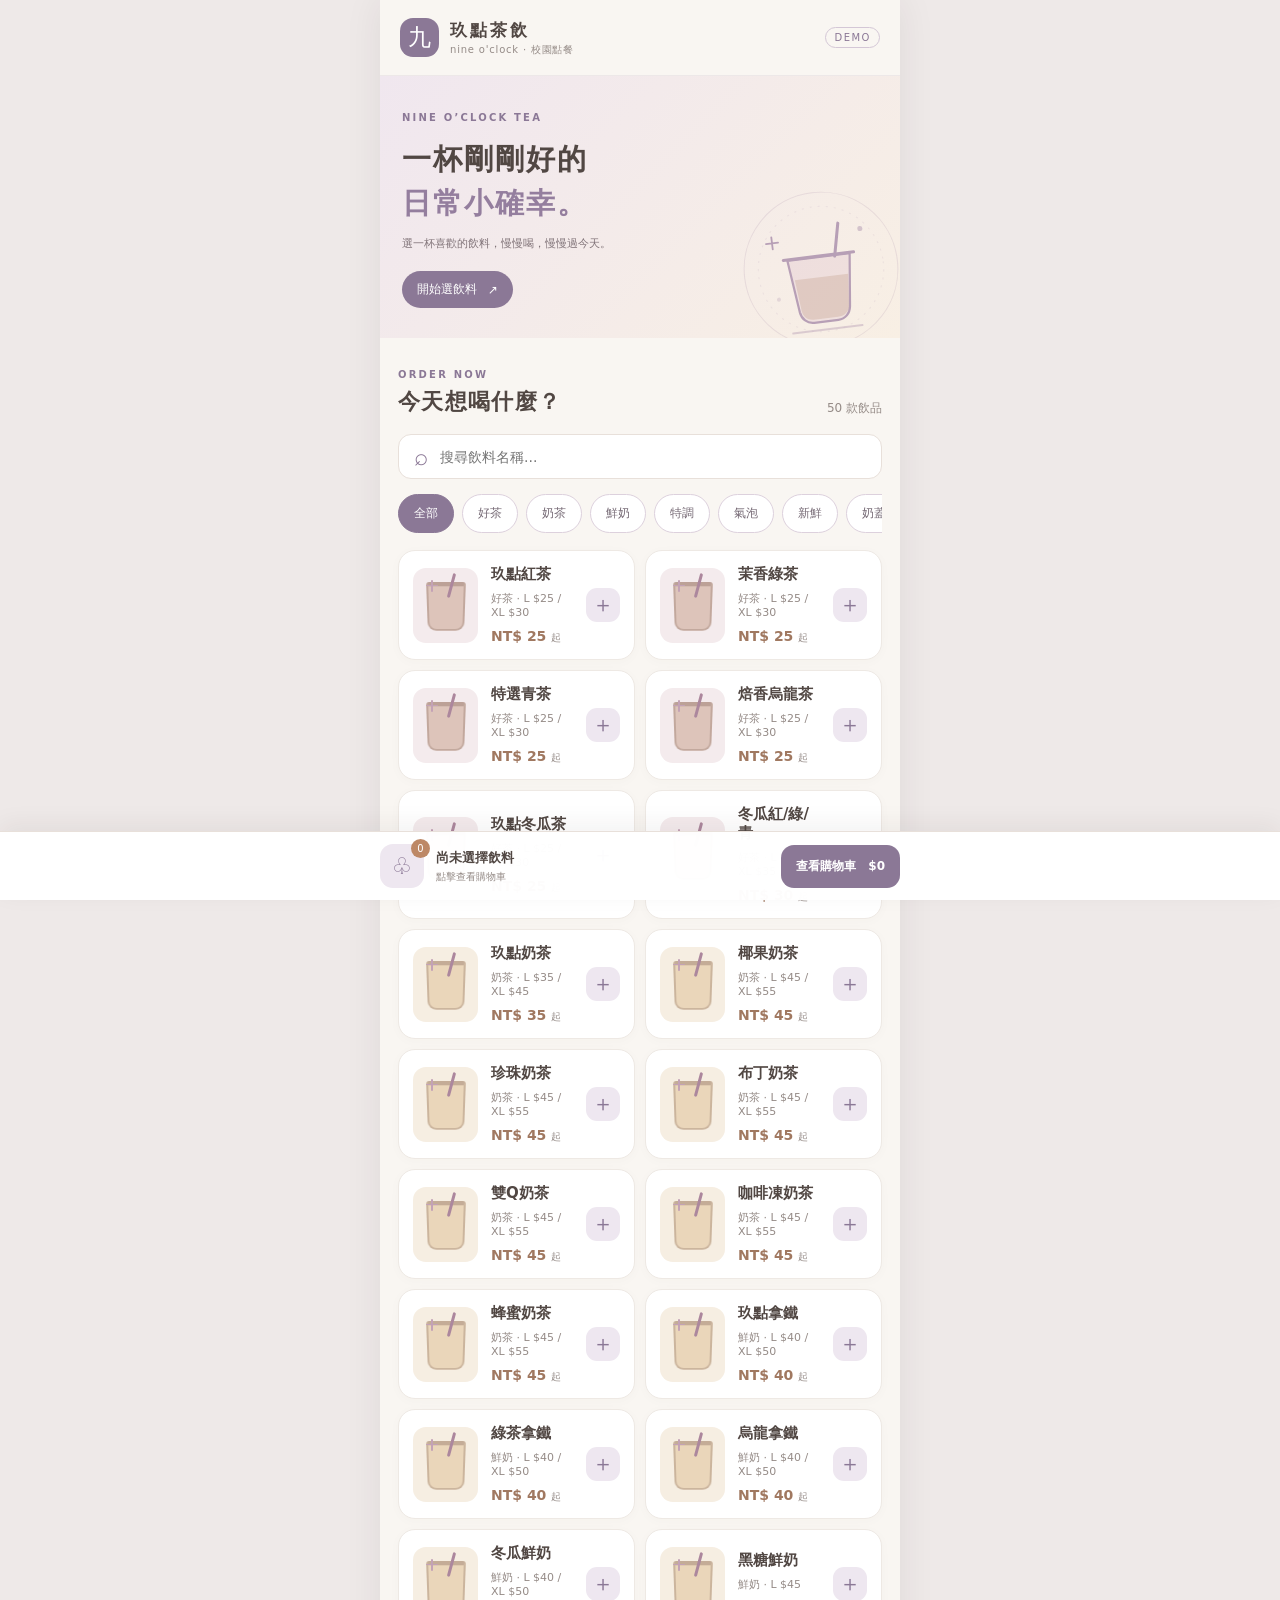
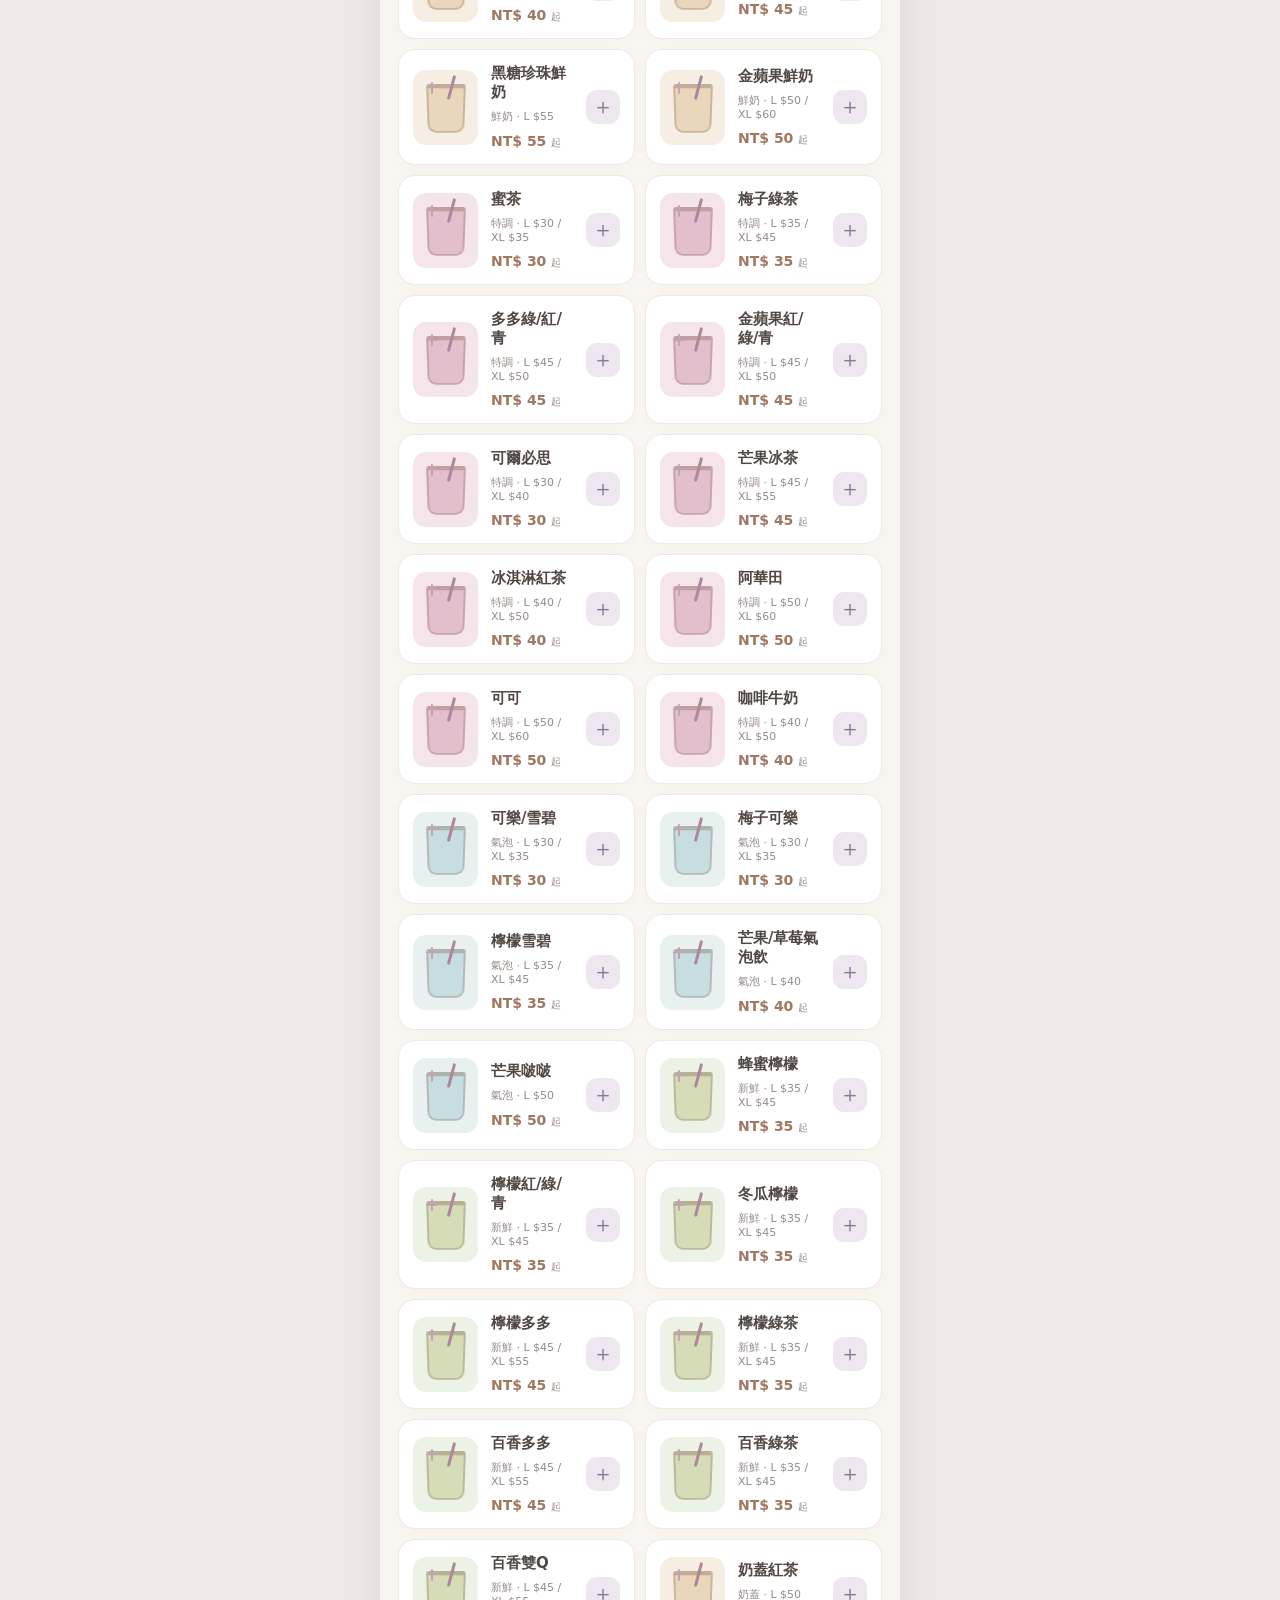
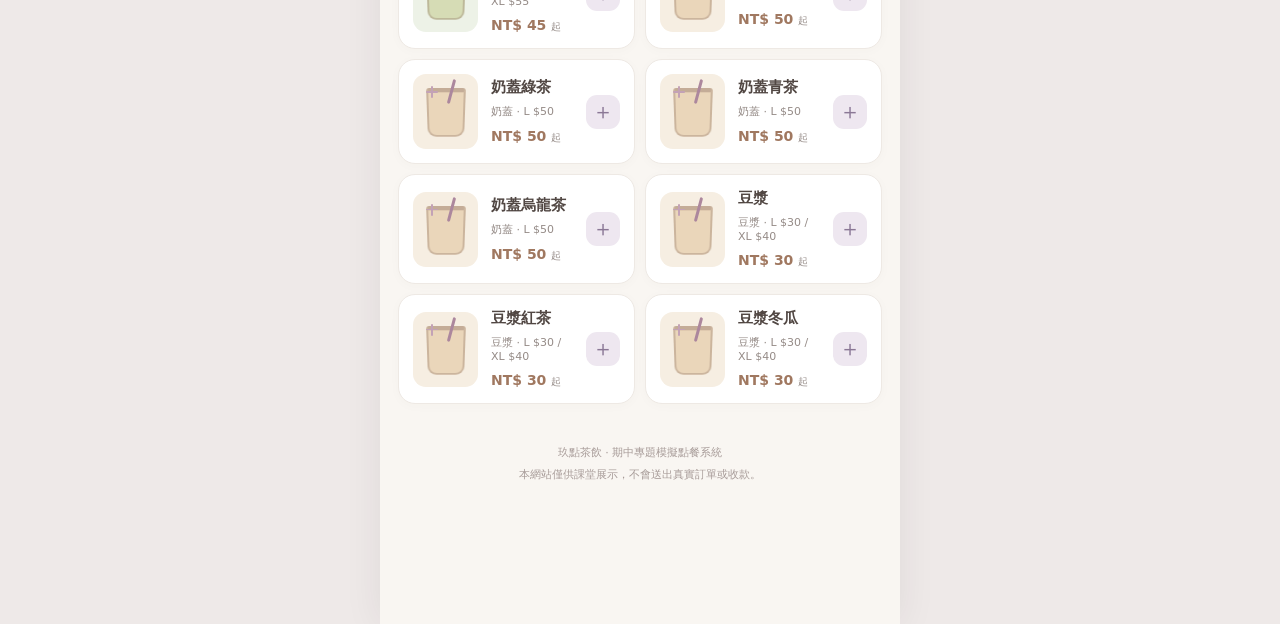
<file: index.html>
<!doctype html>
<html lang="zh-Hant">
<head>
  <meta charset="utf-8">
  <meta name="viewport" content="width=device-width, initial-scale=1, viewport-fit=cover">
  <meta name="theme-color" content="#f9f6f2">
  <meta name="description" content="玖點茶飲｜學餐手機掃碼點餐模擬網站">
  <title>玖點茶飲・手機點餐 DEMO</title>
  <link rel="stylesheet" href="style.css">
  <script src="script.js" defer></script>
</head>
<body>
  <div class="app">
    <header class="topbar">
      <div class="brand-symbol" aria-hidden="true">九</div>
      <div class="brand-copy"><strong>玖點茶飲</strong><span>nine o'clock · 校園點餐</span></div>
      <span class="demo-tag">DEMO</span>
    </header>
    <main>
      <section class="hero">
        <div class="hero-copy"><span class="eyebrow">NINE O’CLOCK TEA</span><h1>一杯剛剛好的<br><em>日常小確幸。</em></h1><p>選一杯喜歡的飲料，慢慢喝，慢慢過今天。</p><a href="#menu" class="hero-link">開始選飲料 <span aria-hidden="true">↗</span></a></div>
        <div class="hero-deco" aria-hidden="true">
          <svg class="tea-illustration" viewBox="0 0 180 180" fill="none" xmlns="http://www.w3.org/2000/svg">
            <circle cx="90" cy="90" r="76" stroke="currentColor" stroke-opacity=".25" stroke-width="1"/>
            <circle cx="90" cy="90" r="62" stroke="currentColor" stroke-opacity=".17" stroke-width="1" stroke-dasharray="2 6"/>
            <path d="M58 78H120L114 130C113 137 108 142 101 142H77C70 142 65 137 64 130L58 78Z" fill="#E5CED4" fill-opacity=".55" stroke="currentColor" stroke-width="2.2" stroke-linejoin="round"/>
            <path d="M63 98H116L113 130C112 135 108 139 101 139H77C71 139 67 135 66 129L63 98Z" fill="#B68C76" fill-opacity=".35"/>
            <path d="M54 77H124" stroke="currentColor" stroke-width="3" stroke-linecap="round"/>
            <path d="M105 79L112 47" stroke="currentColor" stroke-width="3" stroke-linecap="round"/>
            <path d="M55 150H124" stroke="currentColor" stroke-opacity=".45" stroke-width="2" stroke-linecap="round"/>
            <path d="M45 53V65M39 59H51" stroke="currentColor" stroke-width="1.8" stroke-linecap="round"/>
            <circle cx="133" cy="55" r="2.5" fill="currentColor" fill-opacity=".55"/>
            <circle cx="45" cy="115" r="2" fill="currentColor" fill-opacity=".3"/>
          </svg>
        </div>
      </section>
      <section class="menu-section" id="menu">
        <div class="section-title"><div><span class="eyebrow">ORDER NOW</span><h2>今天想喝什麼？</h2></div><span class="menu-count" id="menuCount"></span></div>
        <label class="search-box"><span aria-hidden="true">⌕</span><input id="searchInput" type="search" placeholder="搜尋飲料名稱..." autocomplete="off"><span class="sr-only">搜尋飲料</span></label>
        <nav id="categories" class="categories" aria-label="飲料分類"></nav>
        <div id="drinkList" class="drink-list"></div>
      </section>
      <footer class="footer-note">玖點茶飲 · 期中專題模擬點餐系統<br>本網站僅供課堂展示，不會送出真實訂單或收款。</footer>
    </main>
  </div>

  <div class="bottom-bar" id="bottomBar"><div class="bottom-inner"><button id="openCartBtn" class="cart-open" type="button"><span class="bag-icon">♧<span id="cartBadge" class="cart-badge">0</span></span><span><strong id="bottomCount">尚未選擇飲料</strong><small>點擊查看購物車</small></span></button><button type="button" id="bottomCheckout" class="checkout-pill">查看購物車 <span id="bottomTotal">$0</span></button></div></div>

  <div id="modalBackdrop" class="overlay" hidden></div>
  <section id="customModal" class="sheet" role="dialog" aria-modal="true" aria-labelledby="customTitle" hidden>
    <div class="sheet-handle"></div><div class="sheet-heading"><div><span class="eyebrow">CUSTOMIZE YOUR DRINK</span><h2 id="customTitle">客製化飲料</h2></div><button type="button" class="icon-btn" id="closeCustom" aria-label="關閉客製化視窗">×</button></div>
    <div class="sheet-content">
      <p id="customCategory" class="custom-hint"></p>
      <fieldset class="option-group"><legend>杯型 <span>SIZE</span></legend><div id="sizeOptions" class="choice-grid"></div></fieldset>
      <fieldset class="option-group"><legend>甜度 <span>SUGAR</span></legend><div id="sugarOptions" class="choice-grid three"></div></fieldset>
      <fieldset class="option-group"><legend>冰量 <span>ICE</span></legend><div id="iceOptions" class="choice-grid four"></div></fieldset>
      <fieldset class="option-group"><legend>加點料 <span>TOPPINGS · 可複選</span></legend><div id="toppingOptions" class="topping-grid"></div></fieldset>
      <div class="notice"><span class="notice-mark" aria-hidden="true"></span> 甜度、冰量選項為模擬介面，實際供應以店家為準。</div>
    </div>
    <div class="sheet-actions"><div class="quantity-control"><button id="customMinus" type="button" aria-label="減少杯數">−</button><strong id="customQty">1</strong><button id="customPlus" type="button" aria-label="增加杯數">＋</button></div><button id="addCartBtn" type="button" class="primary-btn">加入購物車 <span id="customPrice">$0</span></button></div>
  </section>

  <section id="cartModal" class="sheet" role="dialog" aria-modal="true" aria-labelledby="cartTitle" hidden>
    <div class="sheet-handle"></div><div class="sheet-heading"><div><span class="eyebrow">YOUR ORDER</span><h2 id="cartTitle">我的購物車</h2></div><button type="button" class="icon-btn" id="closeCart" aria-label="關閉購物車">×</button></div>
    <div id="cartItems" class="sheet-content cart-list"></div>
    <div class="cart-summary"><div><span>總杯數</span><strong id="cartQty">0 杯</strong></div><div><span>合計金額</span><strong id="cartTotal">NT$ 0</strong></div></div>
    <div class="sheet-actions"><button class="secondary-btn" id="continueShopping" type="button">繼續選購</button><button class="primary-btn" id="placeOrder" type="button">模擬送出訂單</button></div>
  </section>

  <section id="doneModal" class="sheet center-sheet" role="dialog" aria-modal="true" aria-labelledby="doneTitle" hidden>
    <div class="sheet-handle"></div><div class="done-icon">✓</div><h2 id="doneTitle">模擬訂單已建立！</h2><p>這是期中專題展示，沒有真正送出給飲料店。</p><div id="orderSummary" class="receipt"></div><button type="button" class="primary-btn full" id="doneClose">完成，返回菜單</button>
  </section>
  <div id="toast" class="toast" role="status" aria-live="polite"></div>
</body>
</html>
</file>
<file: style.css>
:root{--bg:#f9f6f2;--paper:#fff;--ink:#514743;--muted:#958b87;--purple:#8b7896;--lavender:#eee7f0;--cream:#f3e9df;--accent:#bd8866;--line:#e8e0da;--shadow:0 12px 28px rgba(76,57,51,.075)}
*{box-sizing:border-box}html{scroll-behavior:smooth}body{margin:0;background:var(--bg);font-family:system-ui,-apple-system,"Noto Sans TC","Microsoft JhengHei",sans-serif;color:var(--ink)}button,input{font:inherit}button{cursor:pointer}button:focus-visible,a:focus-visible,input:focus-visible{outline:3px solid #bba0c7;outline-offset:3px}.sr-only{position:absolute;width:1px;height:1px;padding:0;margin:-1px;overflow:hidden;clip:rect(0,0,0,0);white-space:nowrap;border:0}[hidden]{display:none!important}.app{max-width:520px;margin:auto;min-height:100vh;padding-bottom:112px}.topbar{padding:18px 20px;display:flex;align-items:center;gap:11px;background:var(--bg);position:sticky;top:0;z-index:5;border-bottom:1px solid rgba(139,120,150,.11)}.brand-symbol{width:39px;height:39px;border-radius:13px;background:var(--purple);color:white;display:grid;place-items:center;font-family:serif;font-size:23px}.brand-copy{display:flex;flex-direction:column;gap:1px}.brand-copy strong{letter-spacing:3px;font-size:17px}.brand-copy span{font-size:10px;color:var(--muted);letter-spacing:.8px}.demo-tag{margin-left:auto;border:1px solid #d4c7d6;border-radius:20px;color:var(--purple);padding:4px 8px;font-size:10px;letter-spacing:1.5px}.hero{background:linear-gradient(135deg,#f0e7ef,#f8efe4);min-height:226px;padding:30px 22px;position:relative;overflow:hidden}.hero-copy{position:relative;z-index:1}.eyebrow{font-size:10px;letter-spacing:2.2px;font-weight:750;color:var(--purple)}.hero h1{margin:13px 0 9px;font-size:29px;letter-spacing:2px;line-height:1.5;font-weight:700}.hero h1 em{font-style:normal;color:#947e9e}.hero p{font-size:11px;color:#817479;margin-bottom:20px;max-width:260px}.hero-link{display:inline-flex;gap:11px;align-items:center;color:#fff;background:var(--purple);border-radius:100px;text-decoration:none;font-size:12px;padding:10px 15px}.hero-deco{position:absolute;right:-12px;bottom:-22px;width:182px;height:182px;color:#a68aa9;opacity:.78;pointer-events:none;transform:rotate(-7deg)}.tea-illustration{display:block;width:100%;height:100%}.menu-section{padding:25px 18px 12px;scroll-margin-top:80px}.section-title{display:flex;justify-content:space-between;align-items:end;margin-bottom:17px}.section-title h2{font-size:22px;margin:5px 0 0;letter-spacing:1.3px}.menu-count{color:var(--muted);font-size:12px}.search-box{height:45px;background:white;border:1px solid var(--line);border-radius:13px;display:flex;align-items:center;gap:10px;padding:0 15px}.search-box span{font-size:24px;color:var(--purple)}.search-box input{border:0;outline:none;width:100%;font-size:14px;background:transparent;color:var(--ink)}.categories{display:flex;overflow-x:auto;gap:8px;padding:15px 0 17px;scrollbar-width:none}.categories::-webkit-scrollbar{display:none}.category-btn{white-space:nowrap;border-radius:100px;border:1px solid #ddd1dd;background:white;color:#776b76;font-size:12px;padding:10px 15px}.category-btn.active{background:var(--purple);border-color:var(--purple);color:white}.drink-list{display:grid;gap:10px}.drink-card{background:var(--paper);border:1px solid #eee9e4;border-radius:17px;display:flex;align-items:center;padding:14px;gap:13px;box-shadow:0 2px 12px rgba(88,64,54,.025)}.drink-art{width:65px;height:75px;flex:none;display:grid;place-items:center;border-radius:13px;background:#f4ebed;position:relative;overflow:hidden}.drink-art::before{content:"";position:absolute;bottom:11px;width:34px;height:43px;background:rgba(179,123,92,.35);border:2px solid rgba(137,111,98,.32);border-top:4px solid rgba(137,111,98,.4);border-radius:3px 3px 9px 9px;transform:perspective(55px) rotateX(-6deg)}.drink-art::after{content:"";position:absolute;top:5px;left:37px;width:3px;height:25px;transform:rotate(15deg);background:#ac879d;border-radius:4px}.drink-art.milk{background:#f6eee2}.drink-art.milk::before{background:rgba(212,168,113,.35)}.drink-art.fresh{background:#edf2e7}.drink-art.fresh::before{background:rgba(179,187,105,.4)}.drink-art.special{background:#f5e5eb}.drink-art.special::before{background:rgba(192,117,145,.33)}.drink-art.soda{background:#e8f0f0}.drink-art.soda::before{background:rgba(120,183,186,.3)}.drink-art .art-star{position:absolute;top:11px;left:10px;color:#c3a2b6;font-size:13px}.drink-info{min-width:0;flex:1}.drink-info h3{font-size:15px;margin:0 0 7px;font-weight:700}.drink-info p{font-size:11px;color:var(--muted);margin:0 0 9px}.drink-price{font-weight:700;font-size:14px;color:#a07860}.drink-price small{font-size:10px;color:var(--muted);font-weight:400}.add-button{width:34px;height:34px;border:none;border-radius:11px;background:var(--lavender);color:var(--purple);font-size:22px;line-height:1;flex:none}.empty-results{padding:50px 10px;text-align:center;color:var(--muted)}.footer-note{text-align:center;font-size:11px;line-height:2;color:#a79b98;padding:26px 12px}.bottom-bar{position:fixed;z-index:10;bottom:0;left:0;width:100%;background:rgba(255,255,255,.98);border-top:1px solid var(--line);padding:12px 16px calc(12px + env(safe-area-inset-bottom));box-shadow:0 -7px 25px rgba(49,34,38,.06)}.bottom-inner{max-width:520px;margin:auto;display:flex;align-items:center;gap:12px}.cart-open{display:flex;align-items:center;gap:12px;min-width:0;flex:1;background:none;border:0;text-align:left;color:var(--ink);padding:0}.cart-open strong,.cart-open small{display:block}.cart-open strong{font-size:13px}.cart-open small{font-size:10px;color:var(--muted);margin-top:3px}.bag-icon{background:var(--lavender);color:var(--purple);border-radius:13px;width:44px;height:44px;display:grid;place-items:center;font-size:23px;position:relative}.cart-badge{position:absolute;right:-6px;top:-5px;background:var(--accent);color:white;min-width:19px;height:19px;border-radius:100px;font-size:10px;display:grid;place-items:center}.checkout-pill,.primary-btn{border:0;background:var(--purple);color:white;border-radius:13px;font-weight:650;padding:13px 15px;font-size:12px}.checkout-pill span{margin-left:8px}.overlay{position:fixed;z-index:20;inset:0;background:rgba(48,38,48,.43)}.sheet{position:fixed;z-index:21;bottom:0;left:50%;transform:translateX(-50%);background:var(--bg);width:100%;max-width:520px;max-height:92dvh;display:flex;flex-direction:column;border-radius:24px 24px 0 0;box-shadow:0 -12px 40px rgba(44,31,40,.12);padding-bottom:env(safe-area-inset-bottom)}.sheet-handle{height:4px;width:40px;background:#d8cbd7;border-radius:4px;margin:10px auto 0;flex:none}.sheet-heading{padding:17px 20px;display:flex;justify-content:space-between;align-items:center;border-bottom:1px solid var(--line);flex:none}.sheet-heading h2{margin:5px 0 0;font-size:20px}.icon-btn{border:none;background:var(--lavender);color:var(--ink);font-size:24px;width:33px;height:33px;border-radius:50%}.sheet-content{overflow-y:auto;min-height:0;flex:1;padding:15px 20px}.custom-hint{color:var(--muted);font-size:12px;margin:2px 0 18px}.option-group{margin:0 0 22px;padding:0;border:0}.option-group legend{font-size:14px;font-weight:700;margin-bottom:12px;width:100%}.option-group legend span{font-size:10px;letter-spacing:1px;color:var(--muted);font-weight:500;margin-left:6px}.choice-grid{display:grid;grid-template-columns:repeat(2,minmax(0,1fr));gap:8px}.choice-grid.three{grid-template-columns:repeat(3,minmax(0,1fr))}.choice-grid.four{grid-template-columns:repeat(4,minmax(0,1fr))}.choice{position:relative}.choice input{position:absolute;opacity:0;width:1px;height:1px}.choice span{display:block;text-align:center;padding:11px 5px;background:white;color:#776a75;border:1px solid var(--line);border-radius:11px;font-size:12px;min-height:42px}.choice input:checked+span{background:var(--lavender);border-color:var(--purple);color:#695572;font-weight:750}.choice input:focus-visible+span{outline:3px solid #a784bc}.topping-grid{display:grid;grid-template-columns:repeat(2,minmax(0,1fr));gap:8px}.topping-grid .choice span{display:flex;justify-content:space-between;padding:12px 9px}.topping-grid .choice b{font-size:11px}.notice{padding:13px;background:#f3ecde;border-radius:10px;font-size:11px;color:#8a7b6c;line-height:1.7}.sheet-actions{display:flex;gap:11px;align-items:center;padding:14px 20px;border-top:1px solid var(--line);flex:none;background:var(--bg)}.sheet-actions .primary-btn{flex:1;font-size:14px;min-height:46px}.sheet-actions .primary-btn span{margin-left:8px}.quantity-control{display:flex;align-items:center;gap:12px}.quantity-control button,.mini-qty button{border:1px solid #d7c9d4;border-radius:8px;background:white;color:var(--purple);font-size:18px;width:32px;height:32px}.quantity-control strong{min-width:15px;text-align:center}.cart-list{padding:20px}.cart-row{padding:14px 0;border-bottom:1px solid var(--line)}.cart-row-main{display:flex;justify-content:space-between;gap:10px}.cart-row-main strong{font-size:14px}.cart-row-main .amount{color:#9a7157;white-space:nowrap;font-size:14px}.cart-row-desc{margin:7px 0 11px;color:var(--muted);font-size:11px;line-height:1.7}.cart-row-actions{display:flex;align-items:center;justify-content:space-between}.mini-qty{display:flex;align-items:center;gap:12px}.mini-qty span{font-size:13px}.delete-btn{color:#ad7778;background:none;border:0;font-size:12px;padding:8px}.cart-empty{padding:60px 0;text-align:center;color:var(--muted)}.cart-empty span{font-size:36px;display:block;margin-bottom:12px;color:var(--purple)}.cart-summary{padding:12px 20px;background:white;border-top:1px solid var(--line);flex:none}.cart-summary>div{display:flex;justify-content:space-between;margin:8px 0;font-size:13px}.cart-summary>div:last-child strong{font-size:19px;color:var(--purple)}.secondary-btn{background:white;border:1px solid var(--line);padding:12px 14px;border-radius:13px;color:var(--ink);font-size:12px}.center-sheet{text-align:center;padding:25px 22px calc(25px + env(safe-area-inset-bottom))}.center-sheet h2{font-size:20px;margin:12px 0}.center-sheet>p{font-size:12px;color:var(--muted);line-height:1.6}.done-icon{width:58px;height:58px;margin:14px auto 0;border-radius:50%;background:var(--lavender);color:var(--purple);display:grid;place-items:center;font-size:30px}.receipt{border:1px dashed #d0bfd0;background:white;padding:15px;margin:20px 0;text-align:left;max-height:35vh;overflow:auto;border-radius:10px;font-size:12px;line-height:1.8}.receipt-row{display:flex;justify-content:space-between;gap:10px}.receipt-row strong{white-space:nowrap}.receipt-total{border-top:1px solid var(--line);margin-top:10px;padding-top:10px;font-weight:750}.full{width:100%;min-height:46px}.toast{pointer-events:none;position:fixed;z-index:40;bottom:100px;left:50%;transform:translate(-50%,10px);background:#514743;color:white;border-radius:100px;padding:11px 20px;opacity:0;transition:opacity .2s,transform .2s;font-size:12px;white-space:nowrap}.toast.visible{opacity:1;transform:translate(-50%,0)}@media(min-width:750px){body{background:#eee9e8}.app{background:var(--bg);box-shadow:0 0 35px rgba(56,36,47,.08)}.drink-list{grid-template-columns:1fr 1fr}.drink-card{min-width:0}.hero{min-height:230px}}@media(max-width:350px){.choice-grid.four{grid-template-columns:repeat(2,minmax(0,1fr))}.hero h1{font-size:25px}.checkout-pill{padding:13px 9px}}

/* Decorative marks are drawn in CSS/SVG rather than font glyphs. This avoids colored emoji on mobile. */
.drink-art .art-star{top:12px;left:13px;width:12px;height:12px;font-size:0;color:#c3a2b6}
.drink-art .art-star::before,.drink-art .art-star::after{content:"";position:absolute;background:currentColor;border-radius:20px}
.drink-art .art-star::before{width:1.5px;height:12px;left:5px;top:0}
.drink-art .art-star::after{height:1.5px;width:12px;top:5px;left:0}
.notice-mark{display:inline-block;width:6px;height:6px;margin-right:6px;background:#a58a9f;border-radius:50%;vertical-align:middle}
@media(max-width:390px){.hero-deco{right:-29px;bottom:-20px;width:160px;height:160px;opacity:.62}}
</file>
